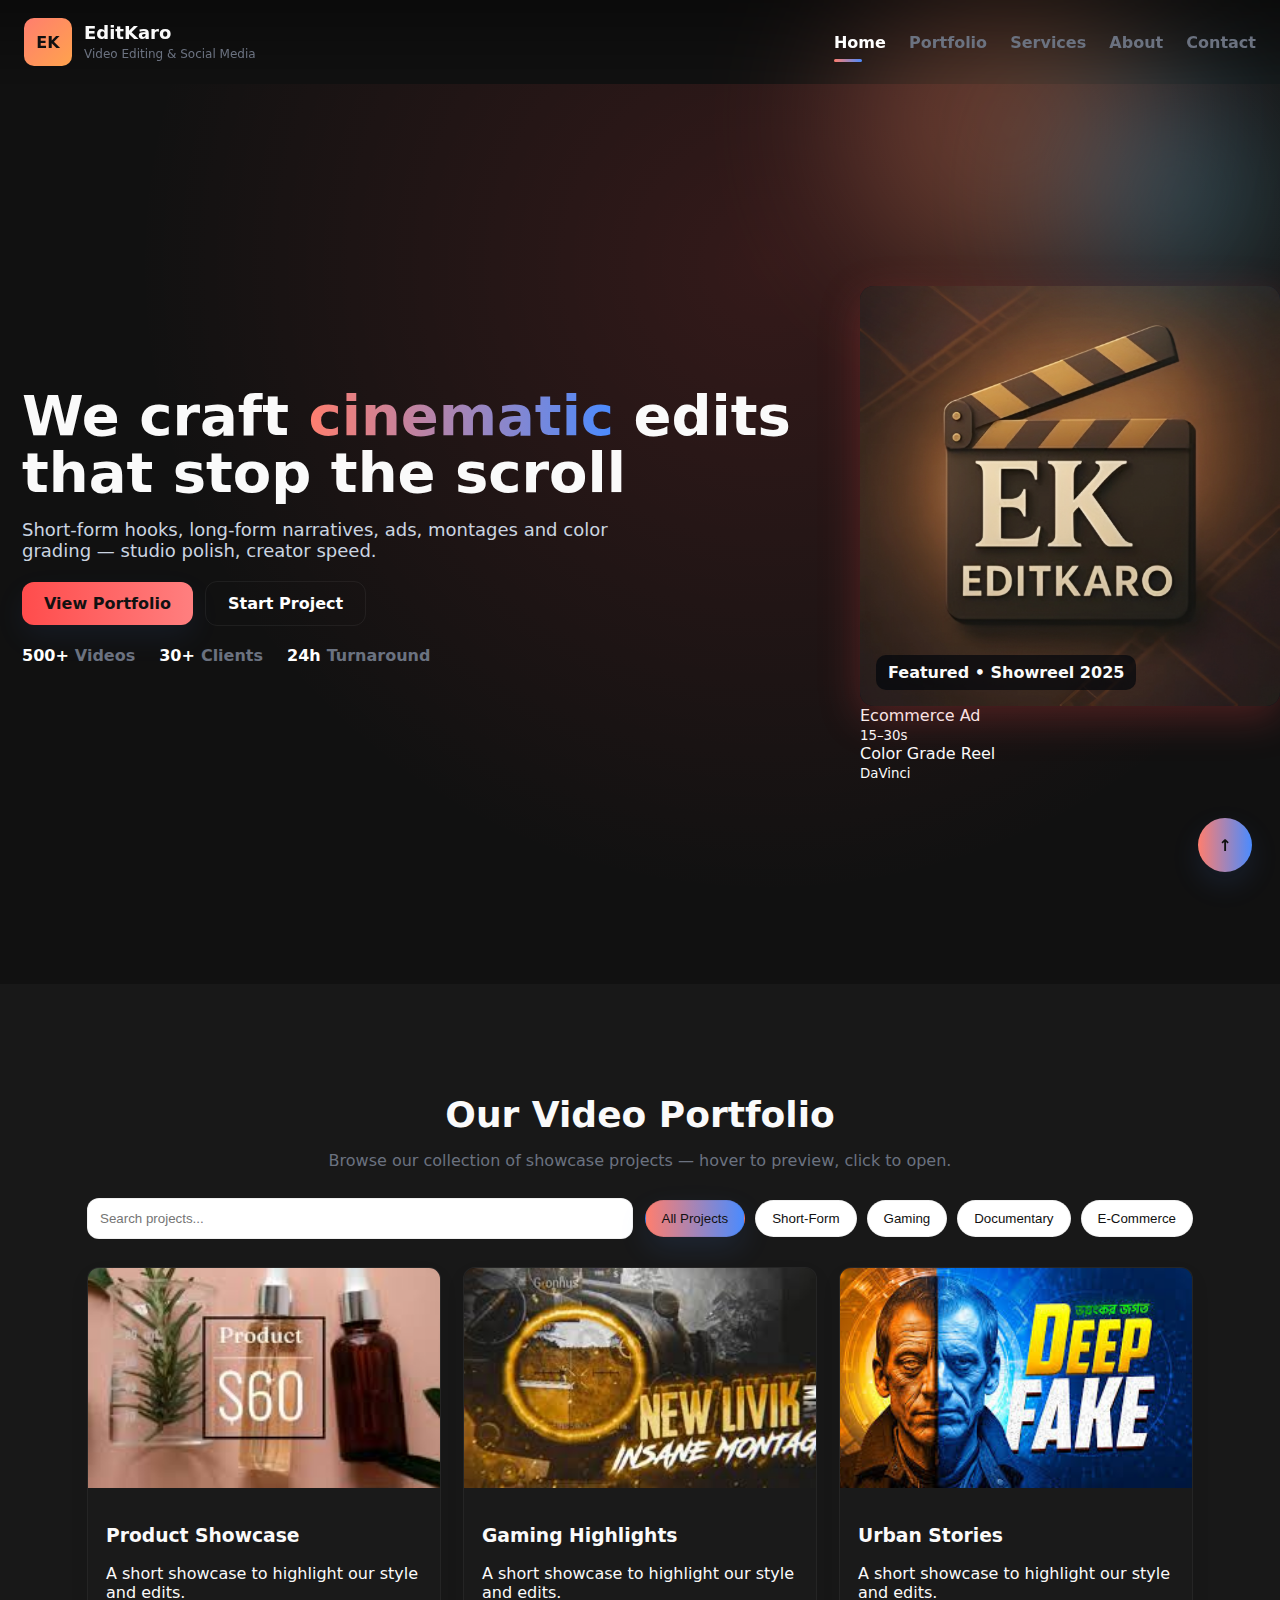
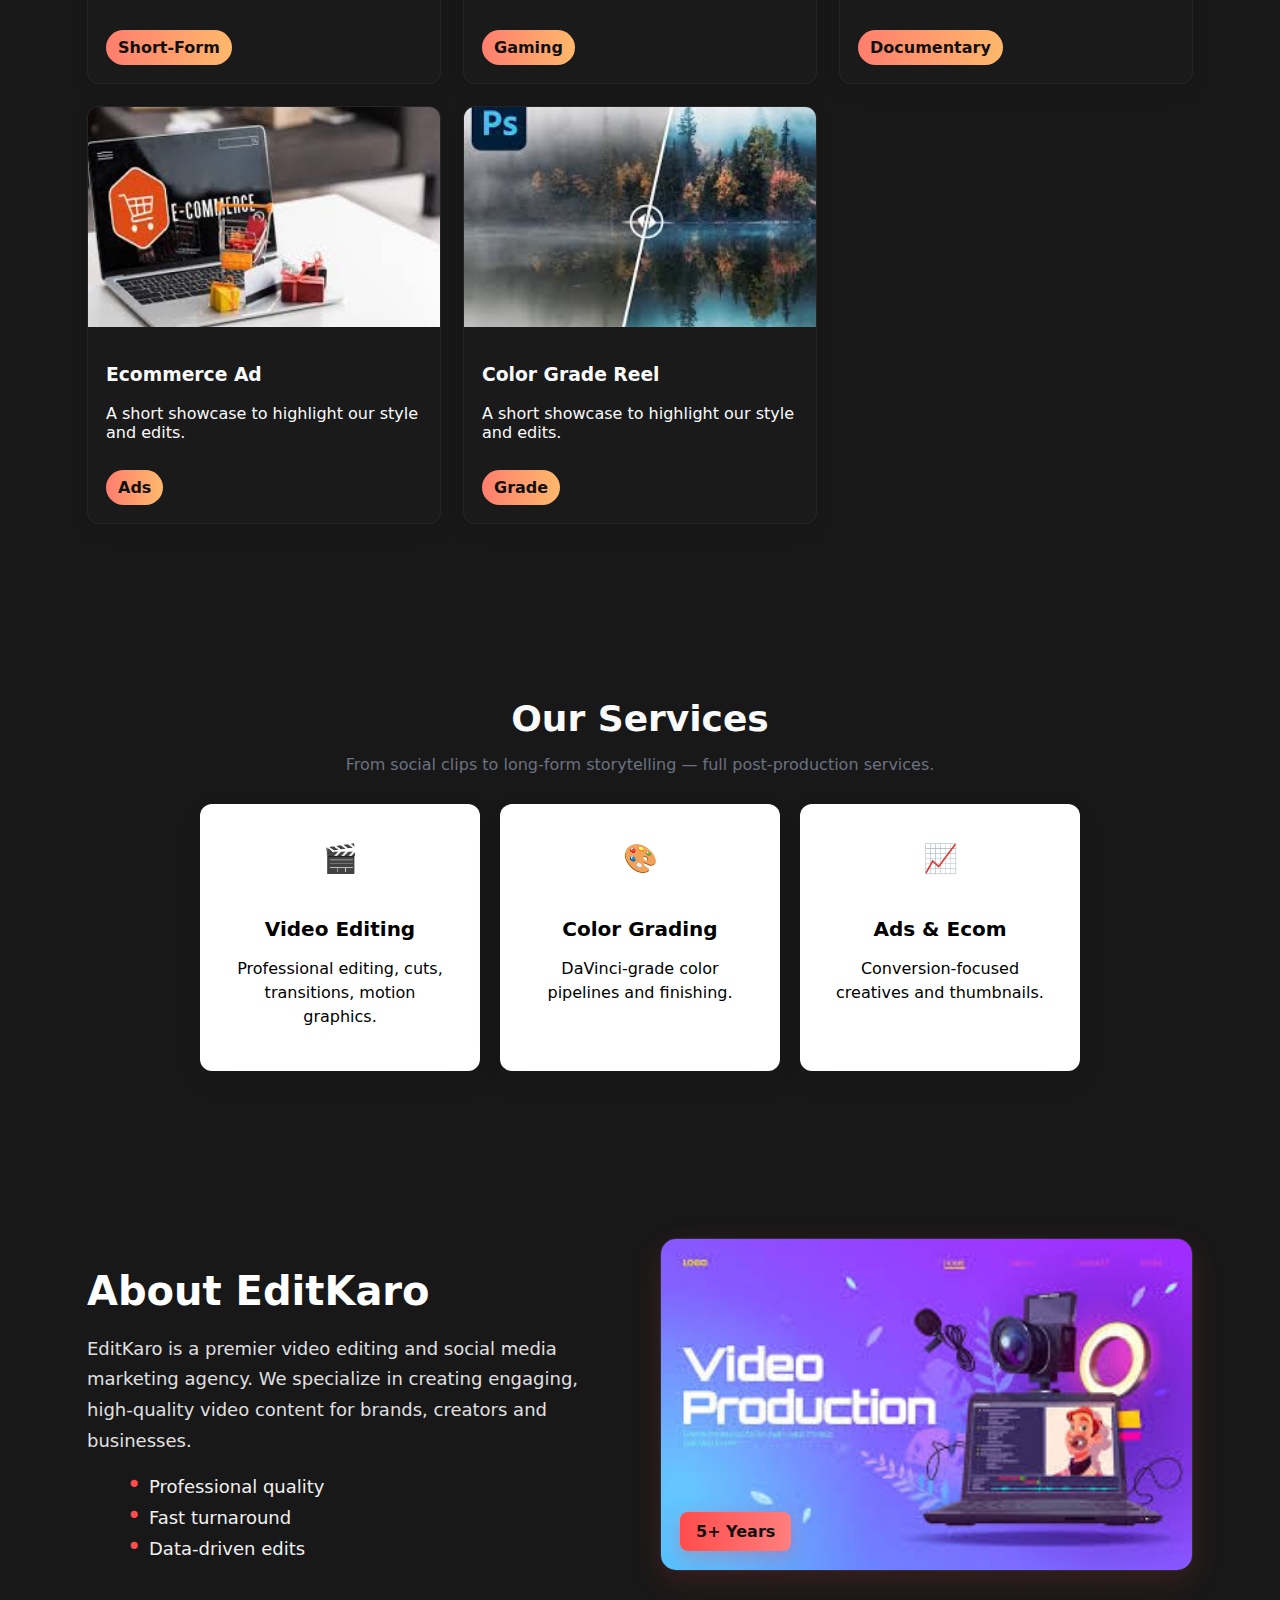
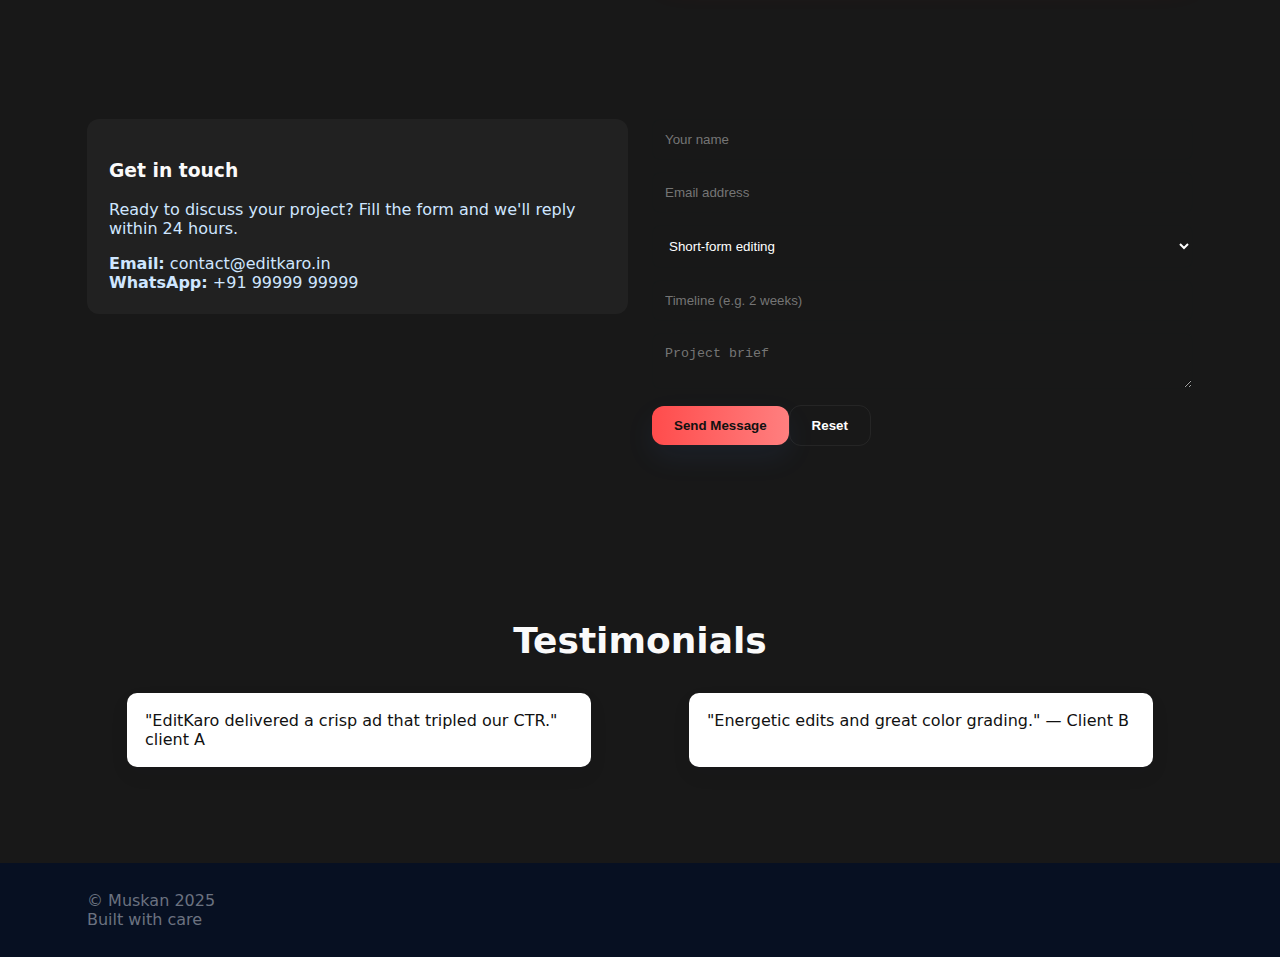
<file: index.html>
<!doctype html>
<html lang="en">
<head>
<meta charset="utf-8" />
<meta name="viewport" content="width=device-width,initial-scale=1" />
<title>EditKaro — Redesigned Portfolio (Complete)</title>
<link rel="stylesheet" href="styles.css">
</head>
<body>
  <header class="site-header">
    <div class="brand">
      <div class="logo">EK</div>
      <div class="brand-text"><strong>EditKaro</strong><span>Video Editing & Social Media</span></div>
    </div>
    <nav class="nav">
      <a href="#home" class="active">Home</a>
      <a href="#portfolio">Portfolio</a>
      <a href="#services">Services</a>
      <a href="#about">About</a>
      <a href="#contact">Contact</a>
    </nav>
  </header>

  <main>
    <section id="home" class="hero">
      <div class="hero-left">
        <h1>We craft <span class="accent">cinematic</span> edits that <span class="accent-2">stop the scroll</span></h1>
        <p class="lead">Short-form hooks, long-form narratives, ads, montages and color grading — studio polish, creator speed.</p>
        <div class="cta-row">
          <a class="btn primary" href="#portfolio">View Portfolio</a>
          <a class="btn ghost" href="#contact">Start Project</a>
        </div>
        <ul class="stats">
          <li><strong>500+</strong><span>Videos</span></li>
          <li><strong>30+</strong><span>Clients</span></li>
          <li><strong>24h</strong><span>Turnaround</span></li>
        </ul>
      </div>
      <div class="hero-right">
        <div class="media-card" id="mediaCard">
          <img src="assets\images\ek.png" alt="Showreel" />
          <div class="media-badge">Featured • Showreel 2025</div>
        </div>
        <div class="mini-list">
          <div class="mini">Ecommerce Ad<br><small>15–30s</small></div>
          <div class="mini">Color Grade Reel<br><small>DaVinci</small></div>
        </div>
      </div>
      <div class="blobs" aria-hidden="true">
        <div class="blob b1"></div><div class="blob b2"></div>
      </div>
    </section>

    <section id="portfolio" class="section white">
      <div class="container">
        <h2 class="section-title">Our Video Portfolio</h2>
        <p class="section-sub">Browse our collection of showcase projects — hover to preview, click to open.</p>

        <div class="filters-row">
          <input id="search" placeholder="Search projects..." />
          <div class="chips">
            <button class="chip active" data-filter="all">All Projects</button>
            <button class="chip" data-filter="short">Short-Form</button>
            <button class="chip" data-filter="gaming">Gaming</button>
            <button class="chip" data-filter="doc">Documentary</button>
            <button class="chip" data-filter="ecom">E-Commerce</button>
          </div>
        </div>

        <div id="grid" class="grid">
          <!-- cards injected by scripts.js -->
        </div>
      </div>
    </section>

    <section id="services" class="section">
      <div class="container grid-3">
        <h2 class="section-title">Our Services</h2>
        <p class="section-sub">From social clips to long-form storytelling — full post-production services.</p>
        <div class="services">
          <div class="service-card"> <div class="icon">🎬</div><h3>Video Editing</h3><p>Professional editing, cuts, transitions, motion graphics.</p></div>
          <div class="service-card"> <div class="icon">🎨</div><h3>Color Grading</h3><p>DaVinci-grade color pipelines and finishing.</p></div>
          <div class="service-card"> <div class="icon">📈</div><h3>Ads & Ecom</h3><p>Conversion-focused creatives and thumbnails.</p></div>
        </div>
      </div>
    </section>

    <section id="about" class="section white">
      <div class="container about-grid">
        <div class="about-text">
          <h2>About EditKaro</h2>
          <p>EditKaro is a premier video editing and social media marketing agency. We specialize in creating engaging, high-quality video content for brands, creators and businesses.</p>
          <ul class="bullets"><li>Professional quality</li><li>Fast turnaround</li><li>Data-driven edits</li></ul>
        </div>
        <div class="about-media">
          <img src="assets\images\download.jpg" alt="studio" />
          <div class="badge-left">5+ Years</div>
        </div>
      </div>
    </section>

    <section id="contact" class="section">
      <div class="container contact-grid">
        <div class="contact-info glass">
          <h3>Get in touch</h3>
          <p>Ready to discuss your project? Fill the form and we'll reply within 24 hours.</p>
          <div class="meta"><strong>Email:</strong> <a href="mailto:contact@editkaro.in">contact@editkaro.in</a></div>
          <div class="meta"><strong>WhatsApp:</strong> <a href="https://wa.me/919999999999">+91 99999 99999</a></div>
          
        </div>
        <form id="contactForm" class="contact-form" onsubmit="submitForm(event)">
          <div class="row">
            <input id="name" placeholder="Your name" required />
            <input id="email" type="email" placeholder="Email address" required />
          </div>
          <div class="row">
            <select id="service"><option>Short-form editing</option><option>Long-form editing</option><option>Ads & Ecommerce</option></select>
            <input id="timeline" placeholder="Timeline (e.g. 2 weeks)" />
          </div>
          <textarea id="message" placeholder="Project brief" required></textarea>
          <div class="form-actions"><button class="btn primary">Send Message</button><button type="reset" class="btn ghost">Reset</button></div>
        </form>
      </div>
    </section>

    <section class="section white testimonials">
      <div class="container">
        <h2 class="section-title">Testimonials</h2>
        <div class="test-grid">
          <blockquote>"EditKaro delivered a crisp ad that tripled our CTR." client A</blockquote>
          <blockquote>"Energetic edits and great color grading." — Client B</blockquote>
        </div>
      </div>
    </section>
  </main>

  <footer class="site-footer">
    <div class="container foot-grid">
      <div>© Muskan 2025 </div>
      <div>Built with care</div>
    </div>
  </footer>

  <div class="fab" id="fab" title="Back to top">↑</div>
  <script src="scripts.js"></script>
</body>
</html>
</file>
<file: styles.css>
/* Redesigned theme: clean, cinematic */
:root{
  --bg:#0b0f19; --white:#ffffff; --muted:#6b7280; --accent1:#FF7E6E; --accent2:#4A8BFF;
  --card:#ffffff; --glass: rgba(255,255,255,0.04); --radius:14px;
  --shadow-strong: 0 18px 40px rgba(0,0,0,0.25);
}
*{box-sizing:border-box}html,body{height:100%;margin:0;font-family:Inter,system-ui,Segoe UI,Roboto,Arial;background:linear-gradient(180deg,#0b1220,#0b0f19);color:var(--white);-webkit-font-smoothing:antialiased}
a{color:inherit;text-decoration:none}
.container{max-width:1150px;margin:0 auto;padding:0 22px}

/* Header */
.site-header{display:flex;justify-content:space-between;align-items:center;padding:18px 24px;background:linear-gradient(180deg, rgba(0,0,0,0.35), transparent);position:sticky;top:0;z-index:40;backdrop-filter: blur(6px)}
.brand{display:flex;gap:12px;align-items:center}
.logo{width:48px;height:48px;border-radius:10px;background:linear-gradient(135deg,var(--accent1),#FFA34D);display:flex;align-items:center;justify-content:center;font-weight:800;color:#111}
.brand-text strong{font-size:18px;display:block}
.brand-text span{font-size:12px;color:var(--muted)}

/* nav */
.nav a{margin-left:18px;color:var(--muted);font-weight:600}
.nav a.active{color:var(--white);position:relative}
.nav a.active::after{content:'';height:3px;width:28px;background:linear-gradient(90deg,var(--accent1),var(--accent2));position:absolute;left:0;bottom:-10px;border-radius:4px}

/* Hero */
.hero {
    min-height: 100vh;            /* Full screen height */
    display: flex;
    align-items: center;
    justify-content: space-between;
    padding: 80px 0;              /* Adjust padding if needed */
    box-sizing: border-box;
}

.hero-left{flex:1;padding-left:22px}
.hero h1{font-size:56px;line-height:1.02;margin:0;font-weight:800}
.hero .accent{background:linear-gradient(90deg,var(--accent1),var(--accent2));-webkit-background-clip:text;background-clip:text;color:transparent}
.lead{color:#cbd5e1;margin-top:18px;font-size:18px;max-width:640px}
.cta-row{margin-top:20px;display:flex;gap:12px;align-items:center}
.btn{padding:12px 20px;border-radius:40px;border:none;cursor:pointer;font-weight:700;transition:all .22s ease}
.btn.primary{background:linear-gradient(90deg,var(--accent1),var(--accent2));color:#111;box-shadow:0 12px 30px rgba(74,139,255,0.08)}
.btn.ghost{background:transparent;border:1px solid rgba(255,255,255,0.06);color:var(--white)}
.btn:hover{transform:translateY(-4px);box-shadow:0 18px 36px rgba(11,17,32,0.12)}

/* stats */
.stats{display:flex;gap:24px;margin-top:20px;list-style:none;padding:0;color:var(--muted);font-weight:700}
.stats strong{color:var(--white);margin-right:6px}

/* Hero right */
.hero-right{width:420px}
.media-card{border-radius:14px;overflow:hidden;box-shadow:var(--shadow-strong);background:#071022;position:relative;transition:transform .28s ease}
.media-card img{width:100%;height:100%;display:block;object-fit:cover}
.media-card:hover{transform:translateY(-8px);box-shadow:0 30px 60px rgba(0,0,0,0.45)}
.media-badge{position:absolute;left:16px;bottom:16px;background:rgba(2,6,12,0.7);padding:8px 12px;border-radius:10px;font-weight:700}

/* blobs */
.blobs .blob{position:absolute;border-radius:50%;filter:blur(70px);opacity:0.28}
.b1{width:320px;height:320px;background:linear-gradient(120deg,var(--accent1),#FFB86B);right:120px;top:-40px}
.b2{width:220px;height:220px;background:linear-gradient(120deg,var(--accent2),#4FE6CF);right:0;top:80px}

/* Sections */
.section{padding:64px 0}
.white{background:#f8fafc;color:#0b1220;padding-top:40px;padding-bottom:40px}

/* portfolio */
.section-title{text-align:center;font-size:36px;margin-bottom:8px;color:inherit}
.section-sub{text-align:center;color:var(--muted);margin-bottom:20px}
.filters-row{display:flex;justify-content:space-between;align-items:center;gap:12px;margin:28px 0}
.filters-row input{flex:1;padding:12px;border-radius:12px;border:1px solid rgba(0,0,0,0.06);background:#fff;color:#111}
.chips{display:flex;gap:10px}
.chip{padding:10px 16px;border-radius:40px;background:#fff;border:1px solid rgba(0,0,0,0.06);cursor:pointer;color:#111;transition:all .22s ease}
.chip.active{background:linear-gradient(90deg,var(--accent1),var(--accent2));color:#111;box-shadow:0 12px 30px rgba(74,139,255,0.12)}

/* grid */
.grid{display:grid;grid-template-columns:repeat(3,1fr);gap:22px}
.card{background:#fff;border-radius:12px;overflow:hidden;box-shadow:0 8px 20px rgba(15,15,15,0.06);transition:transform .28s ease,box-shadow .28s ease}
.card:hover{transform:translateY(-8px);box-shadow:0 28px 60px rgba(11,17,32,0.12)}
.card .thumb{height:220px;overflow:hidden}
.card img{width:100%;height:100%;object-fit:cover;display:block}
.card-body{padding:18px}
.badge{display:inline-block;padding:8px 12px;border-radius:999px;background:linear-gradient(90deg,var(--accent1),#FFB86B);color:#111;font-weight:700;margin-top:12px}

/* services */
.grid-3{max-width:1000px;margin:0 auto;text-align:center}
.services{display:flex;gap:20px;justify-content:center;margin-top:30px}
.service-card{background:#fff;color: #111;padding:26px;border-radius:12px;box-shadow:0 10px 30px rgba(11,17,32,0.06);width:280px;transition:transform .28s ease}
.service-card:hover{transform:translateY(-8px);box-shadow:0 30px 60px rgba(11,17,32,0.12)}
.service-card .icon{font-size:28px;padding:12px;border-radius:10px;background:linear-gradient(90deg,#fff,#fff);display:inline-block;margin-bottom:10px}

/* about */
.about-grid{display:grid;grid-template-columns:1fr 420px;gap:28px;align-items:center;padding-top:20px}
.about-media{position:relative}
.about-media img{width:100%;border-radius:12px;display:block}
.badge-left{position:absolute;left:12px;bottom:12px;background:linear-gradient(90deg,var(--accent1),var(--accent2));padding:12px 18px;border-radius:8px;color:#111;font-weight:800}

/* contact */
.contact-grid{display:grid;grid-template-columns:1fr 1fr;gap:24px;align-items:start}
.contact-info{background:var(--glass);padding:22px;border-radius:12px;color:#cfe6ff}
.contact-form input,.contact-form select,.contact-form textarea{width:100%;padding:12px;border-radius:8px;border:1px solid rgba(11,17,32,0.04);margin-bottom:12px;background:transparent;color:var(--white)}

/* testimonials */
.test-grid{display:flex;gap:18px;margin-top:16px}
blockquote{background:#fff;color:#111;padding:18px;border-radius:10px;flex:1;box-shadow:0 8px 20px rgba(11,17,32,0.06)}

/* footer */
.site-footer{padding:28px 0;background:#071022;color:var(--muted)}

/* fab */
.fab{position:fixed;right:28px;bottom:28px;width:54px;height:54px;border-radius:50%;background:linear-gradient(90deg,var(--accent1),var(--accent2));display:flex;align-items:center;justify-content:center;color:#111;font-weight:800;box-shadow:0 12px 30px rgba(74,139,255,0.12);cursor:pointer;z-index:100}

/* responsive */
@media (max-width:1000px){.grid{grid-template-columns:repeat(2,1fr)}.about-grid{grid-template-columns:1fr}}
@media (max-width:640px){.grid{grid-template-columns:1fr}.hero h1{font-size:32px}.hero{flex-direction:column}.nav{display:none}}



:root {
  --bg: #111111;              /* deep black */
  --bg-soft: #181818;         /* subtle dark grey */
  --text: #FAFAFA;            /* warm white */
  --text-muted: #BFBFBF;      /* soft grey */

  --primary: #FF4C4C;         /* bold red */
  --primary-light: #FF7F7F;   /* soft neon pink */
  --primary-soft: #FFC1C1;    /* light pastel rose */

  --accent: #FF5A6A;          /* rose red */
  --accent-light: #FF8A9A;    /* soft rose */

  --card-bg: #1A1A1A;         /* card surface */
  --card-border: rgba(255,255,255,0.05);

  --gradient-main: linear-gradient(90deg, #FF4C4C, #FF7F7F);
  --gradient-accent: linear-gradient(90deg, #FF5A6A, #FF8A9A);

  --shadow-strong: 0 12px 40px rgba(255, 76, 76, 0.25);
  --shadow-soft: 0 6px 24px rgba(255, 76, 76, 0.15);

  --radius: 12px;
}



.btn {
  padding: 12px 22px;
  border-radius: var(--radius);
  cursor: pointer;
  border: none;
  font-weight: 600;
  color: var(--text);
  background: var(--bg-soft);
  transition: 0.3s ease;
}

.btn:hover {
  background: var(--primary-light);
  color: #111;
  box-shadow: var(--shadow-soft);
  transform: translateY(-3px);
}

.btn.primary {
  background: var(--gradient-main);
  color: #111;
  font-weight: 700;
}

.btn.primary:hover {
  box-shadow: var(--shadow-strong);
  transform: translateY(-4px);
}



.card {
  background: var(--card-bg);
  border: 1px solid var(--card-border);
  border-radius: var(--radius);
  overflow: hidden;
  transition: 0.3s ease;
}

.card:hover {
  transform: translateY(-6px);
  box-shadow: var(--shadow-strong);
}

.card img {
  width: 100%;
  height: 220px;
  object-fit: cover;
}

.card-body {
  padding: 18px;
  color: var(--text);
}



select {
  background: var(--card-bg);
  color: var(--text);
  border: 1px solid var(--card-border);
}

select option {
  background: #222;
  color: var(--text);
  padding: 12px;
}



body {
  background: var(--bg);
  color: var(--text);
}

.section {
  background: var(--bg-soft);
}

.hero {
  background: radial-gradient(circle at 60% 20%, rgba(255,76,76,0.15), transparent 60%), var(--bg);
}



h1, h2, h3 {
  color: var(--text);
  font-weight: 800;
}

h1 span.gradient,
.hero-title span {
  background: var(--gradient-main);
  -webkit-background-clip: text;
  color: transparent;
}



/* ===== ABOUT SECTION FIXED ===== */

.section.white {
  background: #181818 !important; /* visible dark gray */
  padding: 80px 0;
  color: #fafafa;
}

.about-grid {
  display: grid;
  grid-template-columns: 1fr 1fr;
  align-items: center;
  gap: 40px;
}

.about-text h2 {
  font-size: 40px;
  font-weight: 800;
  margin-bottom: 20px;
  color: #ffffff;
}

.about-text p {
  font-size: 18px;
  color: #e0e0e0;
  line-height: 1.7;
  margin-bottom: 20px;
}

.bullets li {
  margin-bottom: 10px;
  font-size: 18px;
  color: #f0f0f0;
  list-style: none;
  position: relative;
  padding-left: 22px;
}

.bullets li::before {
  content: "•";
  color: #ff4c4c; /* red bullet */
  position: absolute;
  left: 0;
  top: 0;
  font-size: 24px;
  line-height: 18px;
}

/* ===== RIGHT SIDE MEDIA ===== */

.about-media {
  position: relative;
}

.about-media img {
  width: 100%;
  border-radius: 16px;
  border: 1px solid rgba(255, 255, 255, 0.1);
  box-shadow: 0 10px 30px rgba(255, 76, 76, 0.15);
}

.badge-left {
  position: absolute;
  bottom: 20px;
  left: 20px;
  background: linear-gradient(90deg, #ff4c4c, #ff7f7f);
  padding: 10px 16px;
  border-radius: 8px;
  font-weight: 700;
  color: #111;
  box-shadow: 0 6px 20px rgba(255, 76, 76, 0.3);
}

/* ===== Responsive Fix ===== */

@media (max-width: 900px) {
  .about-grid {
    grid-template-columns: 1fr;
  }
  .about-media {
    order: -1;
  }
  .about-text h2 {
    font-size: 32px;
  }
}



/* ===== SERVICE CARD TITLE FIX ===== */
.service-card h3,
.service-card .card-title {
  color:black !important;   /* bright white */
  font-size: 20px;
  font-weight: 700;
  text-align: center;
  margin-bottom: 12px;
}

/* Optional: better subtitle visibility */
.service-card p {
  color: black !important;
  font-size: 16px;
  line-height: 1.5;
}
</file>
